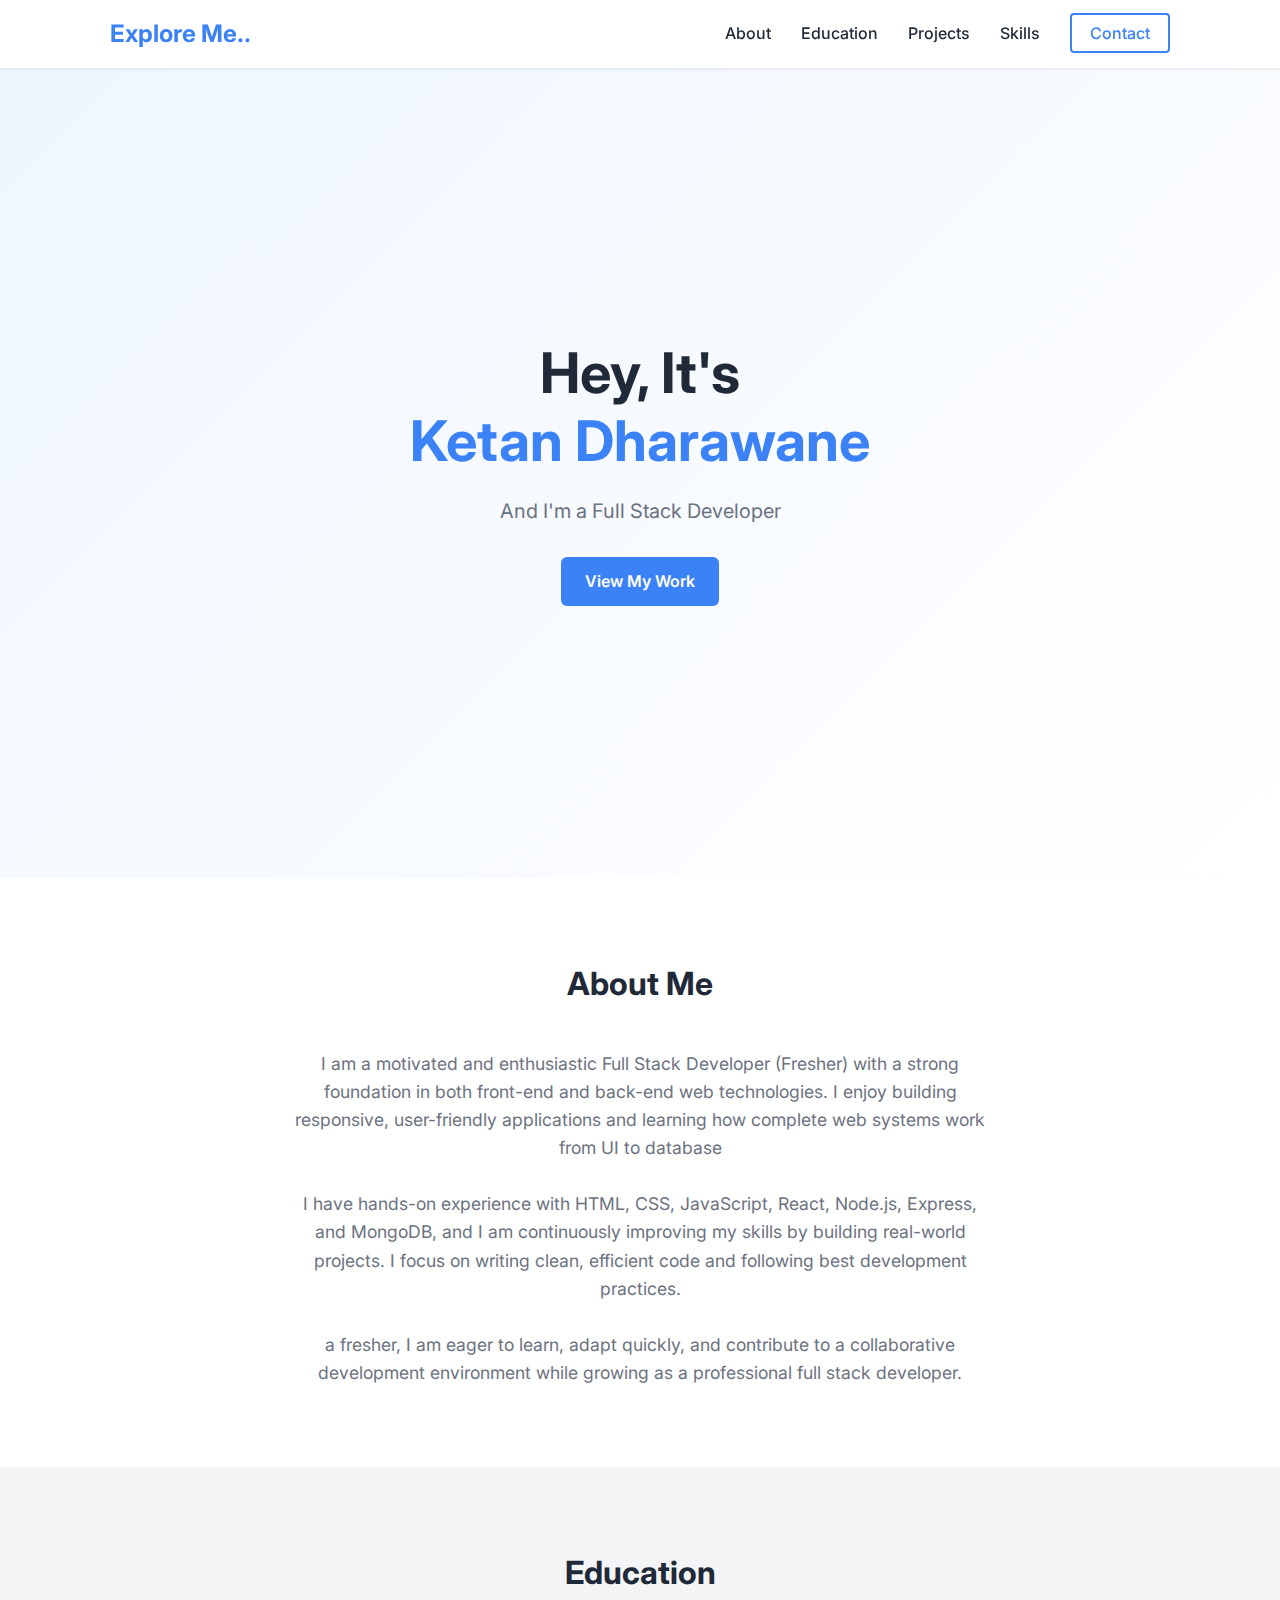
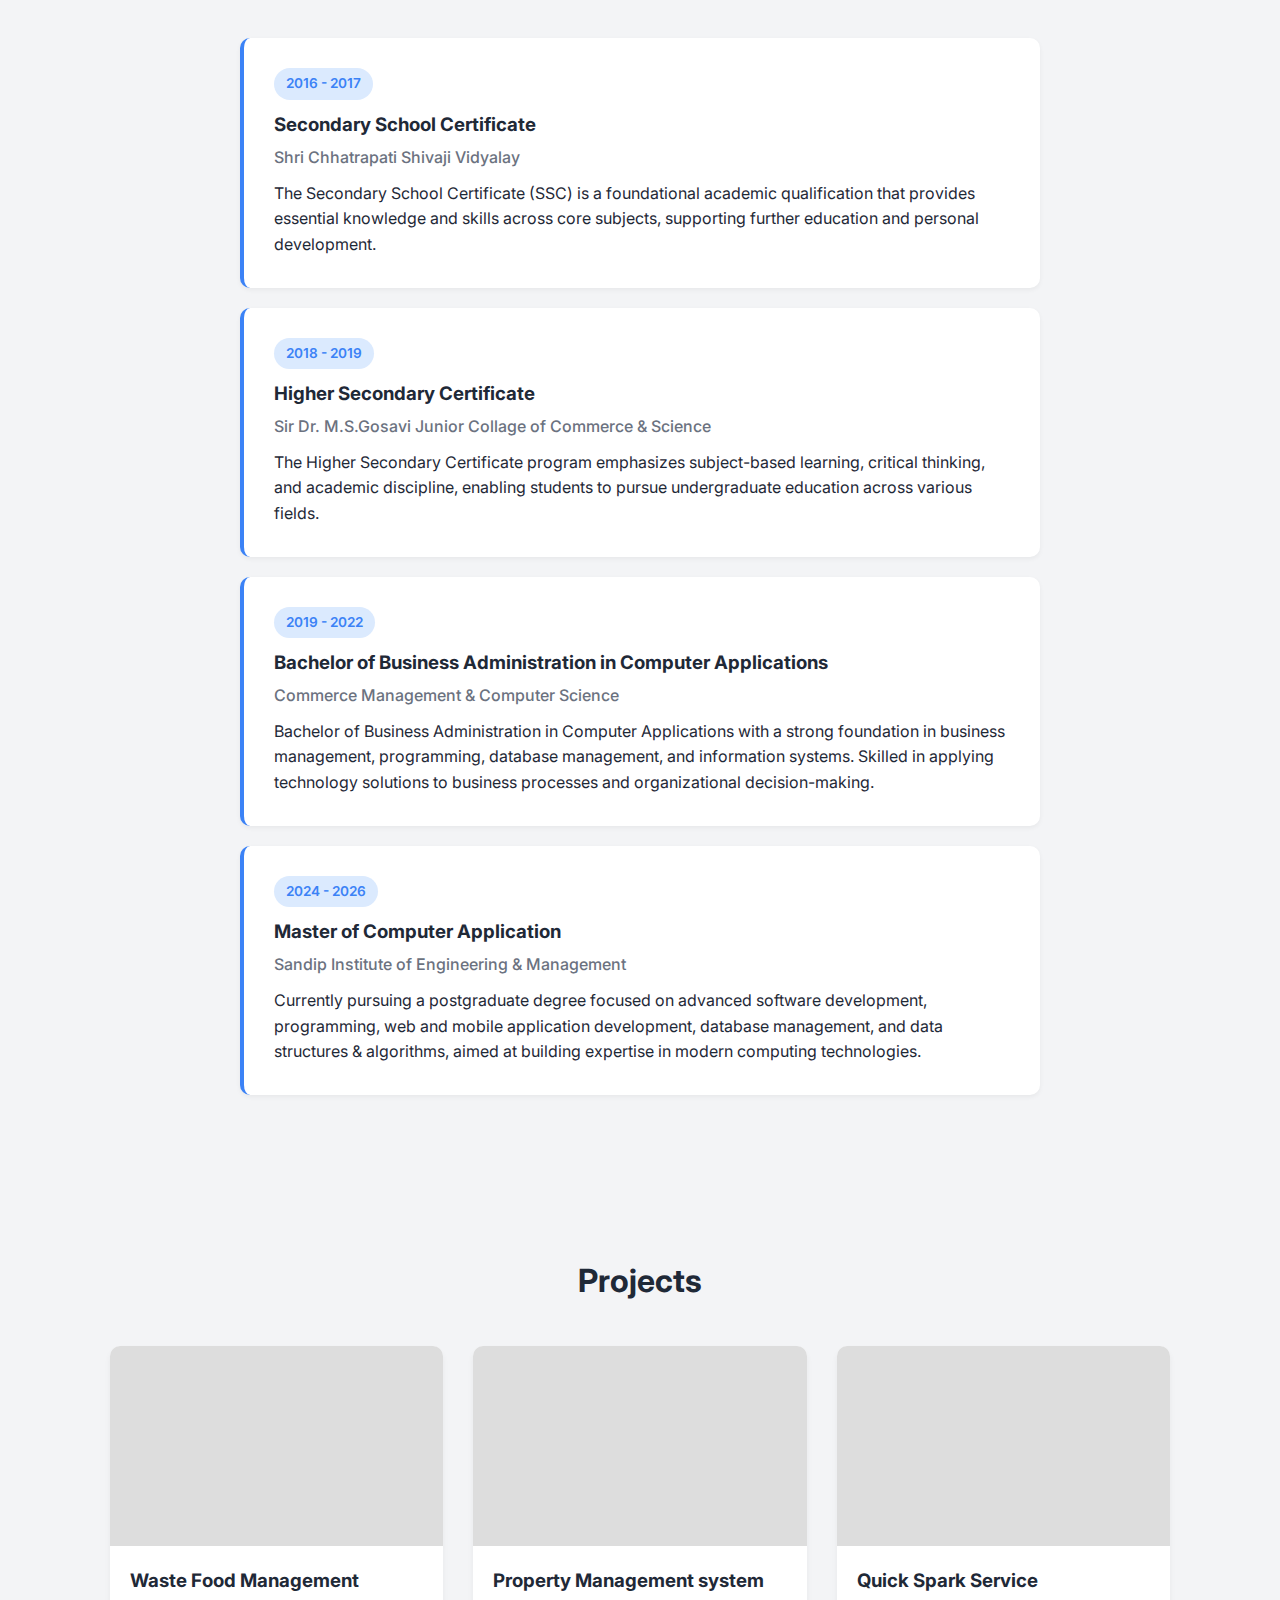
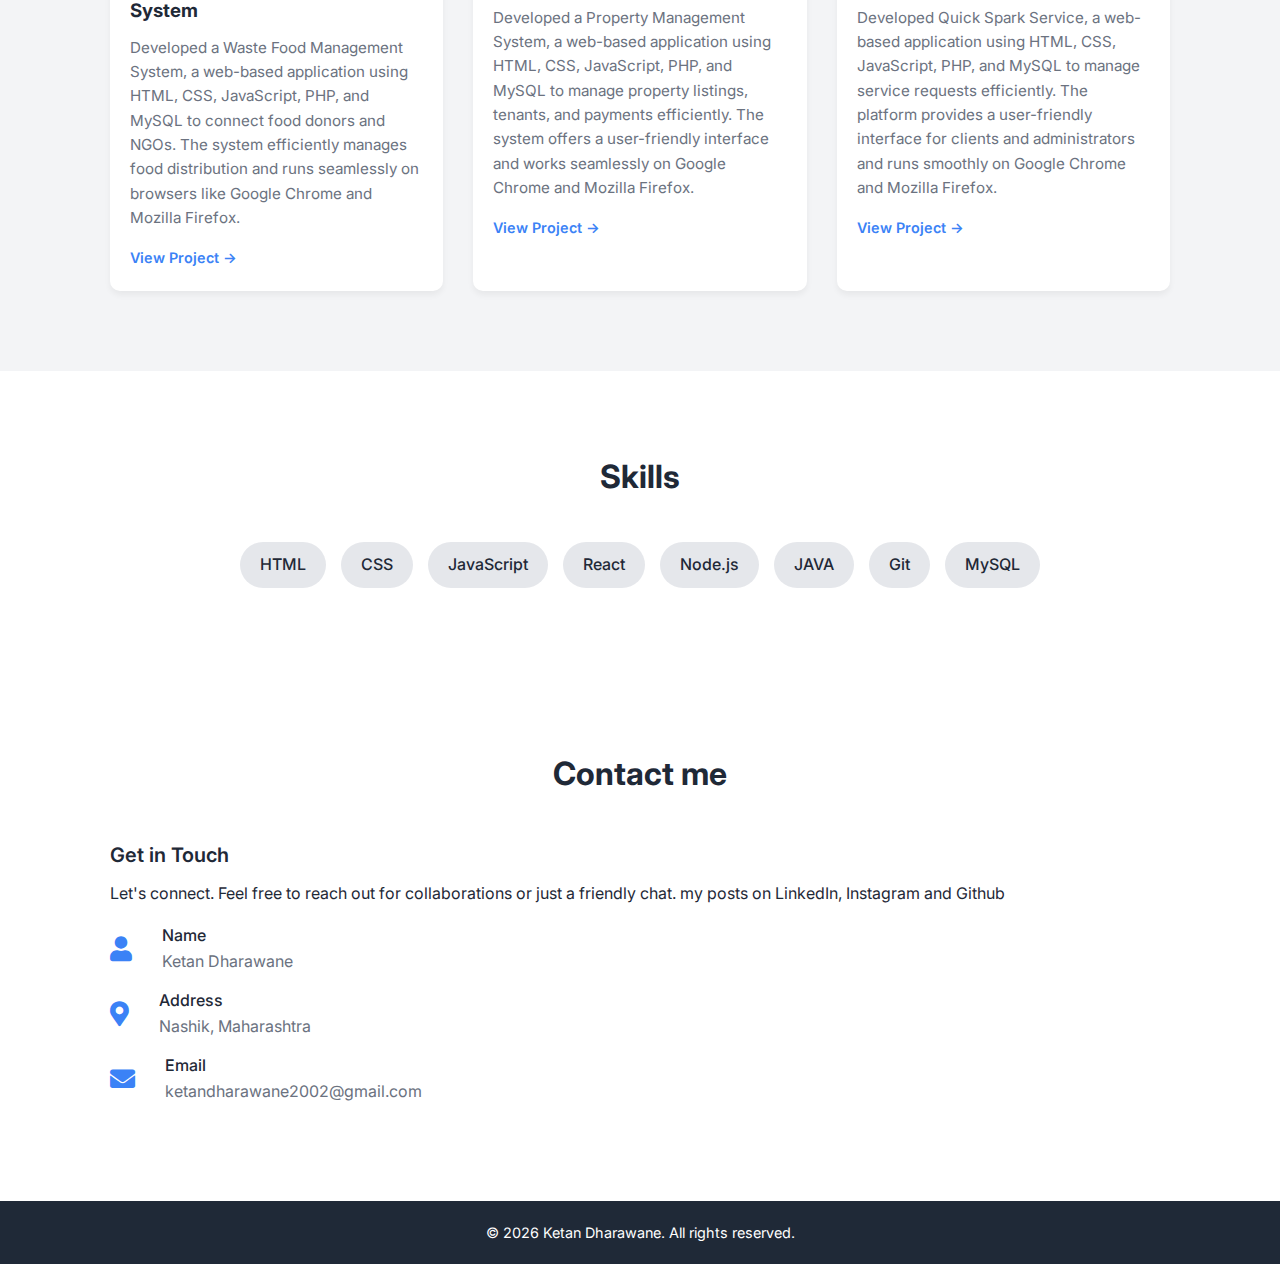
<file: Personal Portfolio/index.html>
<!DOCTYPE html>
<html lang="en">
<head>
    <title>Portfolio | Explore Me..</title>
    <link rel="stylesheet" href="style.css">
    <!-- Google Fonts -->
    <link href="https://fonts.googleapis.com/css2?family=Inter:wght@400;600;700&display=swap" rel="stylesheet">
    <link rel="stylesheet" href="https://cdnjs.cloudflare.com/ajax/libs/font-awesome/5.15.3/css/all.min.css"/>
</head>
<body>

    <!-- Navigation -->
    <header class="navbar">
        <div class="container nav-content">
            <a href="#" class="logo">Explore Me..</a>
            <nav>
                <ul class="nav-links">
                    <li><a href="#about">About</a></li>
                    <li><a href="#education">Education</a></li>
                    <li><a href="#projects">Projects</a></li>
                    <li><a href="#skills">Skills</a></li>
                    <li><a href="#contact" class="btn-contact">Contact</a></li>
                </ul>
                <div class="hamburger">
                    <span></span>
                    <span></span>
                    <span></span>
                </div>
            </nav>
        </div>
    </header>

    <main>
        <!-- Hero Section -->
        <section id="hero" class="hero">
            <div class="container hero-content">
                <h1>Hey, It's<br><span class="highlight">Ketan Dharawane</span></h1>
                <p class="subtitle">And I'm a Full Stack Developer</p>
                <div class="cta-buttons">
                    <a href="#projects" class="btn primary">View My Work</a>
                </div>
            </div>
        </section>

        <!-- About Section -->
        <section id="about" class="section">
            <div class="container">
                <h2 class="section-title">About Me</h2>
                <div class="about-text">
                    <p>I am a motivated and enthusiastic Full Stack Developer (Fresher) with a strong foundation in both front-end and back-end web technologies. I enjoy building responsive, user-friendly applications and learning how complete web systems work from UI to database</p><br>
                    <p>I have hands-on experience with HTML, CSS, JavaScript, React, Node.js, Express, and MongoDB, and I am continuously improving my skills by building real-world projects. I focus on writing clean, efficient code and following best development practices.</p><br>
                <p>a fresher, I am eager to learn, adapt quickly, and contribute to a collaborative development environment while growing as a professional full stack developer.</p>
                </div>
            </div>
        </section>

        <!-- Education Section -->
        <section id="education" class="section bg-light">
            <div class="container">
                <h2 class="section-title">Education</h2>
                <div class="education-container">
                    <div class="edu-card">
                        <span class="edu-year">2016 - 2017</span>
                        <h3>Secondary School Certificate</h3>
                        <p class="institution">Shri Chhatrapati Shivaji Vidyalay</p>
                        <p>The Secondary School Certificate (SSC) is a foundational academic qualification that provides essential knowledge and skills across core subjects, supporting further education and personal development.</p>
                    </div>
                    <div class="edu-card">
                        <span class="edu-year">2018 - 2019</span>
                        <h3>Higher Secondary Certificate</h3>
                        <p class="institution">Sir Dr. M.S.Gosavi Junior Collage of Commerce & Science </p>
                        <p>The Higher Secondary Certificate program emphasizes subject-based learning, critical thinking, and academic discipline, enabling students to pursue undergraduate education across various fields.</p>
                    </div>
                    <div class="edu-card">
                        <span class="edu-year">2019 - 2022</span>
                        <h3> Bachelor of Business Administration in Computer Applications</h3>
                        <p class="institution">Commerce Management & Computer Science</p>
                        <p>Bachelor of Business Administration in Computer Applications with a strong foundation in business management, programming, database management, and information systems. Skilled in applying technology solutions to business processes and organizational decision-making.</p>
                    </div>
                    <div class="edu-card">
                        <span class="edu-year">2024 - 2026</span>
                        <h3>Master of Computer Application</h3>
                        <p class="institution">Sandip Institute of Engineering & Management</p>
                        <p>Currently pursuing a postgraduate degree focused on advanced software development, programming, web and mobile application development, database management, and data structures & algorithms, 
                        aimed at building expertise in modern computing technologies.</p>
                    </div>
                </div>
            </div>
        </section>

        <!-- Projects Section -->
        <section id="projects" class="section bg-light">
            <div class="container">
                <h2 class="section-title">Projects</h2>
                <div class="projects-grid">
                    <!-- Project 1 -->
                    <article class="project-card">
                        <div class="project-image"></div>
                        <div class="project-info">
                            <h3>Waste Food Management System</h3>
                            <p>Developed a Waste Food Management System, a web-based 
application using HTML, CSS, JavaScript, PHP, and MySQL to 
connect food donors and NGOs. The system efficiently manages 
food distribution and runs seamlessly on browsers like Google 
Chrome and Mozilla Firefox.</p>
                            <a href="#" class="project-link">View Project &rarr;</a>
                        </div>
                    </article>
                    <!-- Project 2 -->
                    <article class="project-card">
                        <div class="project-image"></div>
                        <div class="project-info">
                            <h3>Property Management system</h3>
                            <p>Developed a Property Management System, a web-based 
application using HTML, CSS, JavaScript, PHP, and MySQL to 
manage property listings, tenants, and payments efficiently. The 
system offers a user-friendly interface and works seamlessly on 
Google Chrome and Mozilla Firefox.</p>
                            <a href="#" class="project-link">View Project &rarr;</a>
                        </div>
                    </article>
                    <!-- Project 3 -->
                    <article class="project-card">
                        <div class="project-image"></div>
                        <div class="project-info">
                            <h3>Quick Spark Service</h3>
                            <p>Developed Quick Spark Service, a web-based application using 
HTML, CSS, JavaScript, PHP, and MySQL to manage service 
requests efficiently. The platform provides a user-friendly 
interface for clients and administrators and runs smoothly on 
Google Chrome and Mozilla Firefox.</p>
                            <a href="#" class="project-link">View Project &rarr;</a>
                        </div>
                    </article>
                </div>
            </div>
        </section>

        <!-- Skills Section -->
        <section id="skills" class="section">
            <div class="container">
                <h2 class="section-title">Skills</h2>
                <div class="skills-list">
                    <span class="skill-tag">HTML</span>
                    <span class="skill-tag">CSS</span>
                    <span class="skill-tag">JavaScript</span>
                    <span class="skill-tag">React</span>
                    <span class="skill-tag">Node.js</span>
                    <span class="skill-tag">JAVA</span>
                    <span class="skill-tag">Git</span>
                    <span class="skill-tag">MySQL</span>
                </div>
            </div>
        </section>
    </main>

    <!-- Contact Section -->
    <section class="contact section" id="contact">
        <div class="container">
            <h2 class="section-title">Contact me</h2>
            <div class="contact-content">
                <div class="column left">
                    <div class="text">Get in Touch</div>
                    <p>Let's connect. Feel free to reach out for collaborations or just a friendly chat. my posts on <a href="https://www.linkedin.com/in/ketan-dharawane-806680226/">LinkedIn</a>,
                    <a href="https://www.instagram.com/_ketan_9264/">Instagram</a> and <a href="https://github.com/ketandharawane2002">Github</a></p>
                    <div class="icons">
                        <div class="row">
                            <i class="fas fa-user"></i>
                            <div class="info">
                                <div class="head">Name</div>
                                <div class="sub-title">Ketan Dharawane</div>
                            </div>
                        </div>
                        <div class="row">
                            <i class="fas fa-map-marker-alt"></i>
                            <div class="info">
                                <div class="head">Address</div>
                                <div class="sub-title">Nashik, Maharashtra</div>
                            </div>
                        </div>
                        <div class="row">
                            <i class="fas fa-envelope"></i>
                            <div class="info">
                                <div class="head">Email</div>
                                <div class="sub-title">ketandharawane2002@gmail.com</div>
                            </div>
                        </div>
                    </div>
                </div>
            </div>
        </div>
    </section>

    <!-- Footer -->
    <footer class="footer-copyright">
        <div class="container">
            <p>&copy; 2026 Ketan Dharawane. All rights reserved.</p>
        </div>
    </footer>

</body>
</html>
</file>
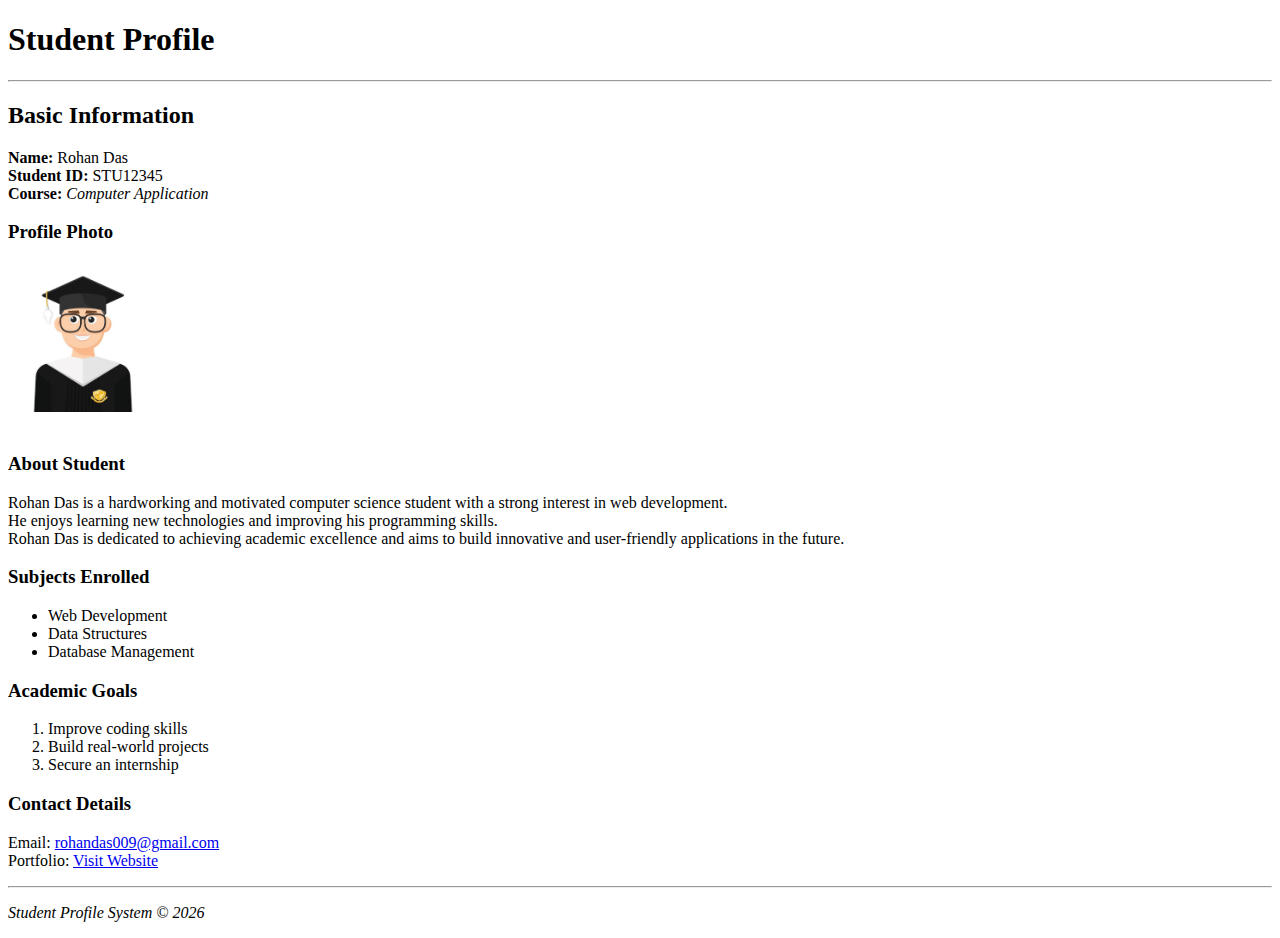
<file: day1.html>
<!DOCTYPE html>
<html>
<head>
    <title>Student Profile System</title>
</head>
<body>

    <h1>Student Profile</h1>
    <hr>

    <h2>Basic Information</h2>
    <p>
        <strong>Name:</strong> Rohan Das <br>
        <strong>Student ID:</strong> STU12345 <br>
        <strong>Course:</strong> <em>Computer Application</em>
    </p>

    <h3>Profile Photo</h3>
    <img src="student profie.jpg" alt="Student Photo" width="150" height="150">
    <br><br>

    <h3>About Student</h3>
    <p>
        Rohan Das is a hardworking and motivated computer science student with a
    strong interest in web development.<br> He enjoys learning new technologies
    and improving his programming skills.<br> Rohan Das is dedicated to achieving
    academic excellence and aims to build innovative and user-friendly
    applications in the future.
    </p>

    <h3>Subjects Enrolled</h3>
    <ul>
        <li>Web Development</li>
        <li>Data Structures</li>
        <li>Database Management</li>
    </ul>

    <h3>Academic Goals</h3>
    <ol>
        <li>Improve coding skills</li>
        <li>Build real-world projects</li>
        <li>Secure an internship</li>
    </ol>

    <h3>Contact Details</h3>
    <p>
        Email:
        <a href="mailto:rohandas009@gmail.com">rohandas009@gmail.com</a>
        <br>
        Portfolio:
        <a href="https://example.com">Visit Website</a>
    </p>

    <hr>
    <p><em>Student Profile System © 2026</em></p>

</body>
</html>
</file>
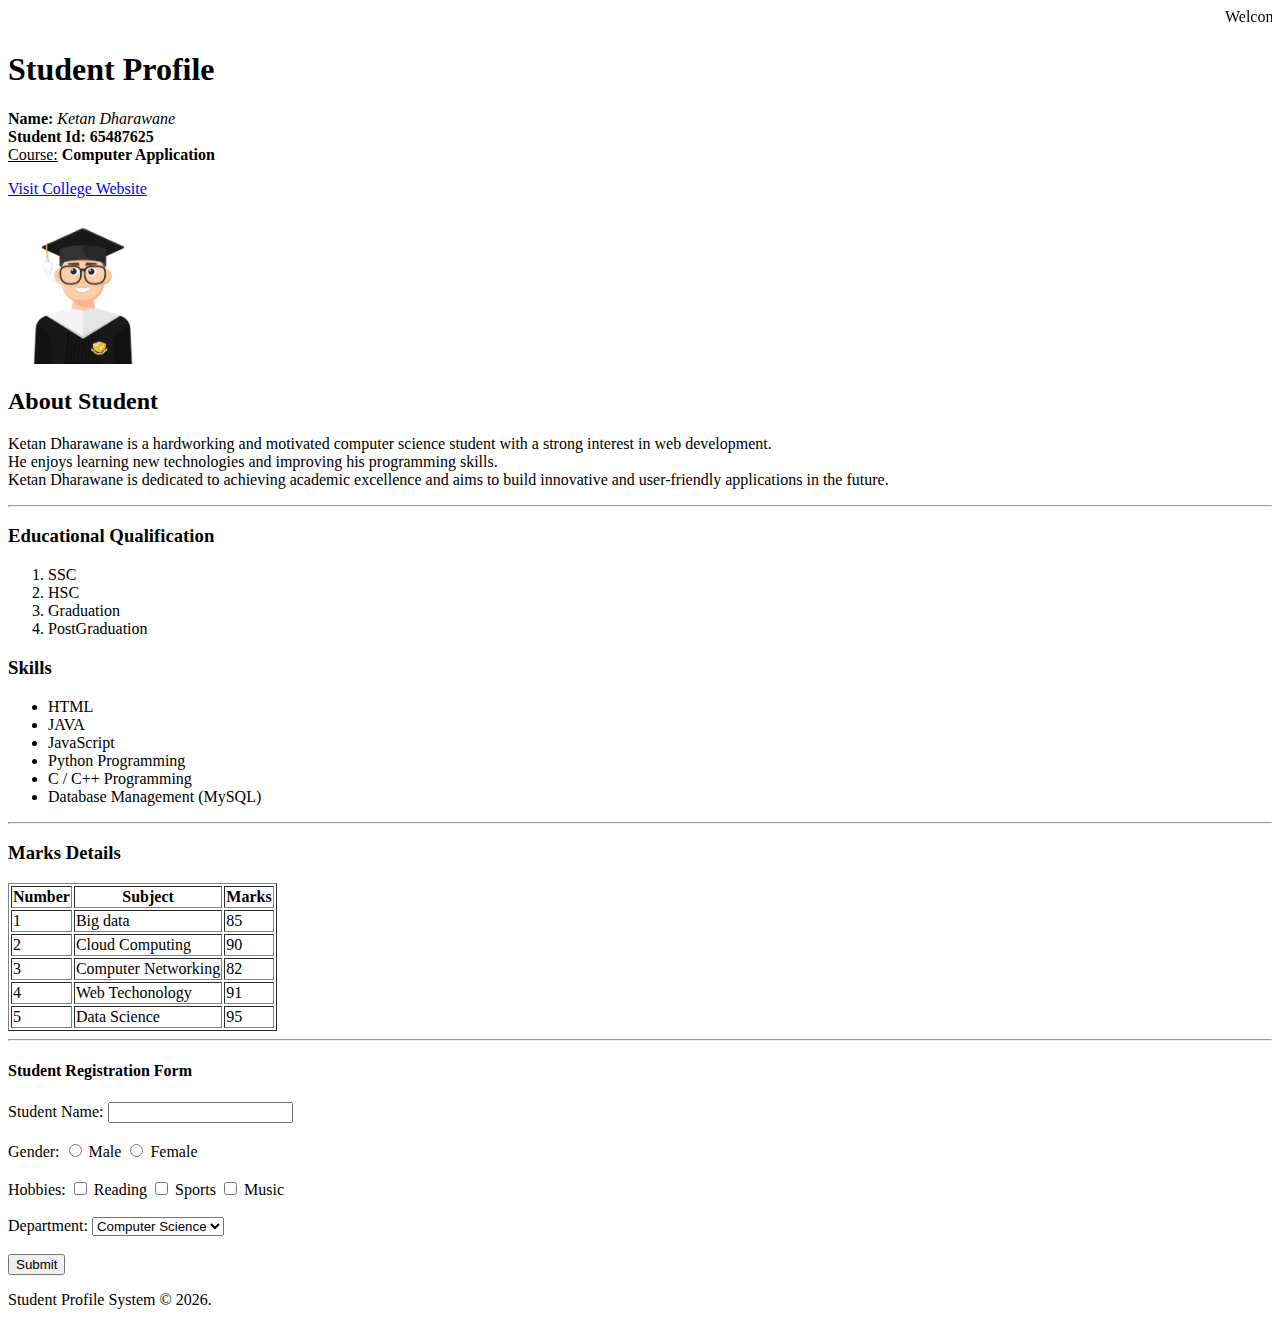
<file: day2.html>
<!DOCTYPE html>
<html> 

<head> 
    <title>Student Profile System</title>
</head>

<body>

    <!-- MARQUEE TAG -->
    <marquee>Welcome to Student Profile System</marquee>

    <!-- BLOCK TAG -->
    <h1>Student Profile</h1>

    <!-- PARAGRAPH TAG + INLINE TAGS -->
    <p>
        <b>Name:</b> <i>Ketan Dharawane</i><br> <!-- BOLD, ITALIC, BREAK -->
        <b>Student Id:</b> <strong>65487625</strong><br>
        <u>Course:</u> <strong>Computer Application</strong>
    </p>

    <!-- ANCHOR TAG -->
    <p>
        <a href="https://www.sandipfoundation.org/" target="_blank">Visit College Website</a>
    </p>

    <!-- IMAGE TAG -->
    <img src="student profie.jpg" alt="Student Image" width="150" height="150">

    <h2>About Student</h2>
    <p>
        Ketan Dharawane is a hardworking and motivated computer science student with a
    strong interest in web development.<br> He enjoys learning new technologies
    and improving his programming skills.<br> Ketan Dharawane is dedicated to achieving
    academic excellence and aims to build innovative and user-friendly
    applications in the future.
    </p> 

    <hr>

    <!-- ORDERED LIST TAG -->
    <h3>Educational Qualification</h3>
    <ol>
        <li>SSC</li>
        <li>HSC</li>
        <li>Graduation</li>
        <li>PostGraduation</li>
    </ol>

    <!-- UNORDERED LIST TAG -->
    <h3>Skills</h3>
    <ul>
        <li>HTML</li>
        <li>JAVA</li>
        <li>JavaScript</li>
        <li>Python Programming</li>
        <li>C / C++ Programming</li>
        <li>Database Management (MySQL)</li>
    </ul>

    <hr>

    <!-- TABLE TAGS -->
    <h3>Marks Details</h3>
    <table border="1">
        <tr>
            <th>Number</th>
            <th>Subject</th>
            <th>Marks</th>
        </tr>
        <tr>
            <td>1</td>
            <td>Big data</td>
            <td>85</td>
        </tr>
        <tr>
            <td>2</td>
            <td>Cloud Computing</td>
            <td>90</td>
        </tr>
        <tr>
            <td>3</td>
            <td>Computer Networking</td>
            <td>82</td>
        </tr>
        <tr>
            <td>4</td>
            <td>Web Techonology</td>
            <td>91</td>
        </tr>
        <tr>
            <td>5</td>
            <td>Data Science</td>
            <td>95</td>
        </tr>
    </table>

    <hr>

    <!-- FORM TAG -->
    <h4>Student Registration Form</h4>
    <form>

        <!-- LABEL + INPUT -->
        <label>Student Name:</label>
        <input type="text"><br><br>

        <!-- RADIO BUTTON -->
        <label>Gender:</label>
        <input type="radio" name="gender"> Male
        <input type="radio" name="gender"> Female<br><br>

        <!-- CHECKBOX -->
        <label>Hobbies:</label>
        <input type="checkbox"> Reading
        <input type="checkbox"> Sports
        <input type="checkbox"> Music<br><br>

        <!-- SELECT + OPTION -->
        <label>Department:</label>
        <select>
            <option>Computer Science</option>
            <option>IT</option>
            <option>Mechanical</option>
        </select><br><br>

        <!-- BUTTON TAG -->
        <button type="submit">Submit</button>

    </form>

    <!-- INLINE TAG EXAMPLE -->
    <p><span>Student Profile System © 2026</span>.</p>

</body>
</html>
</file>
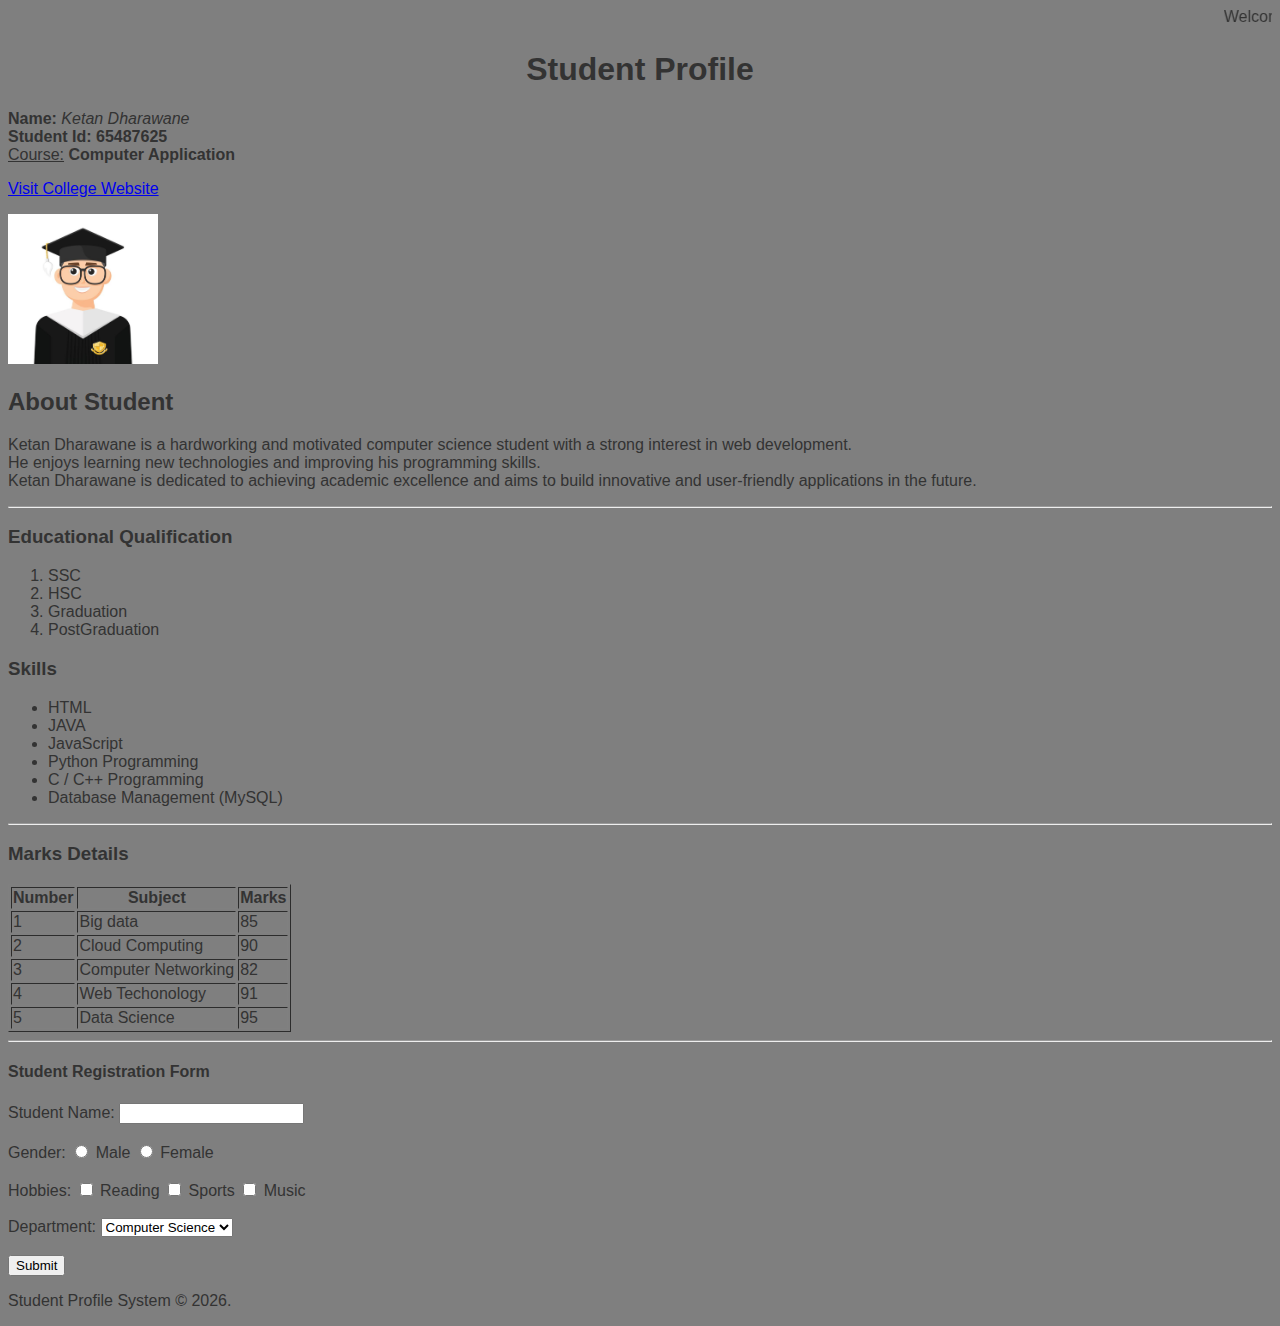
<file: day3.html>
<!DOCTYPE html>
<html> 

<head> 
    <title>Student Profile System</title>
</head>
<style>
body {
    font-family: Arial, sans-serif ;
    margin: 20;
    background-color: #7f7f7f;
    color: #333333;
}

h1 {
    text-align: center;
}
</style>
<body>

    <!-- MARQUEE TAG -->
    <marquee>Welcome to Student Profile System</marquee>

    <!-- BLOCK TAG -->
    <h1>Student Profile</h1>

    <!-- PARAGRAPH TAG + INLINE TAGS -->
    <p>
        <b>Name:</b> <i>Ketan Dharawane</i><br> <!-- BOLD, ITALIC, BREAK -->
        <b>Student Id:</b> <strong>65487625</strong><br>
        <u>Course:</u> <strong>Computer Application</strong>
    </p>

    <!-- ANCHOR TAG -->
    <p>
        <a href="https://www.sandipfoundation.org/" target="_blank">Visit College Website</a>
    </p>

    <!-- IMAGE TAG -->
    <img src="student profie.jpg" alt="Student Image" width="150" height="150">

    <h2>About Student</h2>
    <p>
        Ketan Dharawane is a hardworking and motivated computer science student with a
    strong interest in web development.<br> He enjoys learning new technologies
    and improving his programming skills.<br> Ketan Dharawane is dedicated to achieving
    academic excellence and aims to build innovative and user-friendly
    applications in the future.
    </p> 

    <hr>

    <!-- ORDERED LIST TAG -->
    <h3>Educational Qualification</h3>
    <ol>
        <li>SSC</li>
        <li>HSC</li>
        <li>Graduation</li>
        <li>PostGraduation</li>
    </ol>

    <!-- UNORDERED LIST TAG -->
    <h3>Skills</h3>
    <ul>
        <li>HTML</li>
        <li>JAVA</li>
        <li>JavaScript</li>
        <li>Python Programming</li>
        <li>C / C++ Programming</li>
        <li>Database Management (MySQL)</li>
    </ul>

    <hr>

    <!-- TABLE TAGS -->
    <h3>Marks Details</h3>
    <table border="1">
        <tr>
            <th>Number</th>
            <th>Subject</th>
            <th>Marks</th>
        </tr>
        <tr>
            <td>1</td>
            <td>Big data</td>
            <td>85</td>
        </tr>
        <tr>
            <td>2</td>
            <td>Cloud Computing</td>
            <td>90</td>
        </tr>
        <tr>
            <td>3</td>
            <td>Computer Networking</td>
            <td>82</td>
        </tr>
        <tr>
            <td>4</td>
            <td>Web Techonology</td>
            <td>91</td>
        </tr>
        <tr>
            <td>5</td>
            <td>Data Science</td>
            <td>95</td>
        </tr>
    </table>

    <hr>

    <!-- FORM TAG -->
    <h4>Student Registration Form</h4>
    <form>

        <!-- LABEL + INPUT -->
        <label>Student Name:</label>
        <input type="text"><br><br>

        <!-- RADIO BUTTON -->
        <label>Gender:</label>
        <input type="radio" name="gender"> Male
        <input type="radio" name="gender"> Female<br><br>

        <!-- CHECKBOX -->
        <label>Hobbies:</label>
        <input type="checkbox"> Reading
        <input type="checkbox"> Sports
        <input type="checkbox"> Music<br><br>

        <!-- SELECT + OPTION -->
        <label>Department:</label>
        <select>
            <option>Computer Science</option>
            <option>IT</option>
            <option>Mechanical</option>
        </select><br><br>

        <!-- BUTTON TAG -->
        <button type="submit">Submit</button>

    </form>

    <!-- INLINE TAG EXAMPLE -->
    <p><span>Student Profile System © 2026</span>.</p>

</body>
</html>
</file>
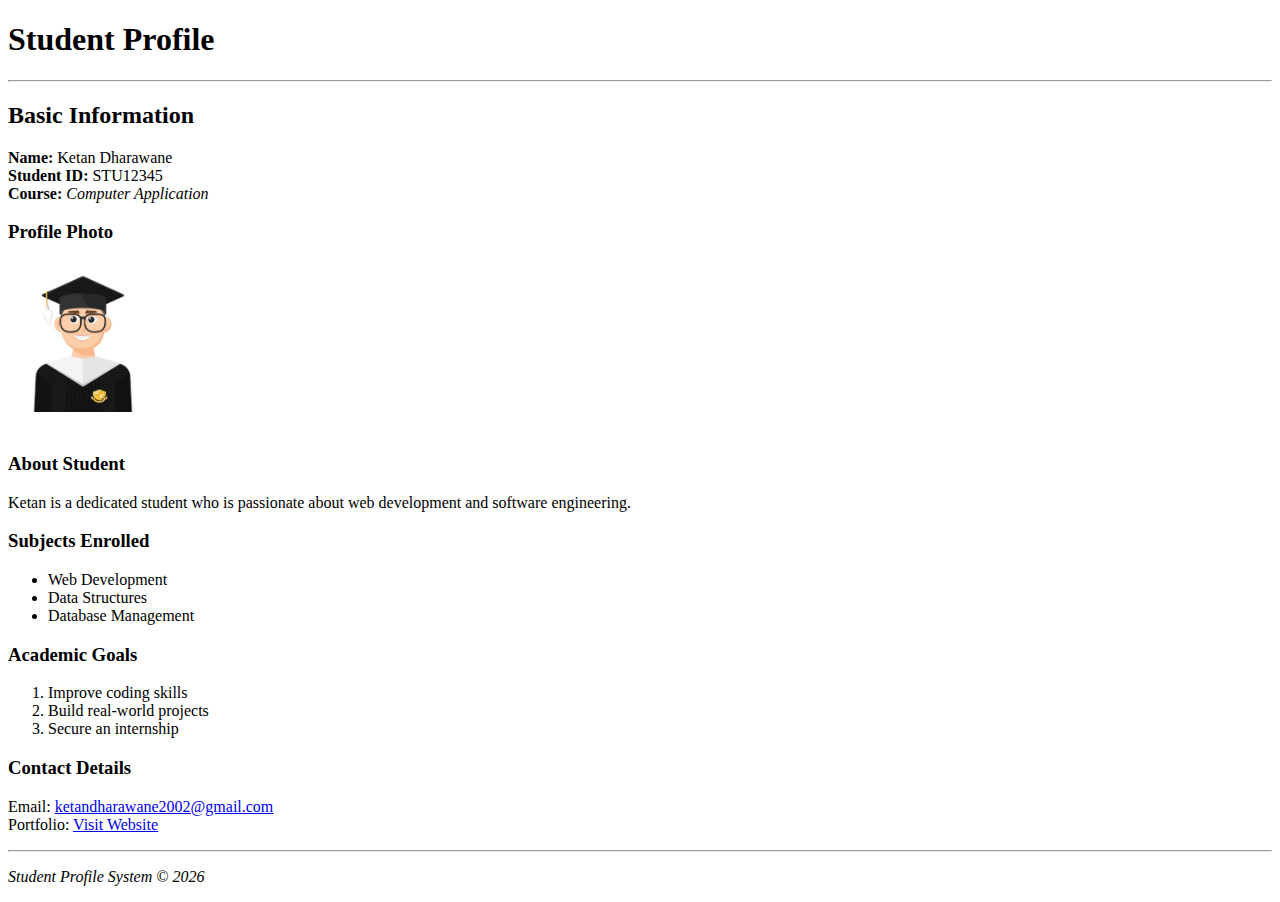
<file: demo1.html>
<!DOCTYPE html>
<html>
<head>
    <title>Student Profile System</title>
</head>
<body>

    <h1>Student Profile</h1>
    <hr>

    <h2>Basic Information</h2>
    <p>
        <strong>Name:</strong> Ketan Dharawane <br>
        <strong>Student ID:</strong> STU12345 <br>
        <strong>Course:</strong> <em>Computer Application</em>
    </p>

    <h3>Profile Photo</h3>
    <img src="student profie.jpg" alt="Student Photo" width="150" height="150">
    <br><br>

    <h3>About Student</h3>
    <p>
        Ketan is a dedicated student who is passionate about web development
        and software engineering.
    </p>

    <h3>Subjects Enrolled</h3>
    <ul>
        <li>Web Development</li>
        <li>Data Structures</li>
        <li>Database Management</li>
    </ul>

    <h3>Academic Goals</h3>
    <ol>
        <li>Improve coding skills</li>
        <li>Build real-world projects</li>
        <li>Secure an internship</li>
    </ol>

    <h3>Contact Details</h3>
    <p>
        Email:
        <a href="mailto:ketandharawane2002@gmail.com">ketandharawane2002@gmail.com</a>
        <br>
        Portfolio:
        <a href="https://example.com">Visit Website</a>
    </p>

    <hr>
    <p><em>Student Profile System © 2026</em></p>

</body>
</html>
</file>
<file: Personal Portfolio/style.css>
/* Reset and Base Styles */
:root {
    --primary-color: #3b82f6; /* Blue */
    --text-dark: #1f2937;
    --text-light: #6b7280;
    --bg-white: #ffffff;
    --bg-light: #f3f4f6;
    --white: #ffffff;
    --transition: all 0.3s ease;
}

* {
    margin: 0;
    padding: 0;
    box-sizing: border-box;
}

html {
    scroll-behavior: smooth;
}

body {
    font-family: 'Inter', sans-serif;
    color: var(--text-dark);
    line-height: 1.6;
    background-color: var(--bg-white);
}

a {
    text-decoration: none;
    color: inherit;
}

ul {
    list-style: none;
}

.container {
    max-width: 1100px;
    margin: 0 auto;
    padding: 0 20px;
}

.section {
    padding: 80px 0;
}

.bg-light {
    background-color: var(--bg-light);
}

.section-title {
    text-align: center;
    font-size: 2rem;
    margin-bottom: 40px;
    color: var(--text-dark);
}

/* Buttons */
.btn {
    display: inline-block;
    padding: 12px 24px;
    border-radius: 6px;
    font-weight: 600;
    transition: var(--transition);
    cursor: pointer;
}

.primary {
    background-color: var(--primary-color);
    color: var(--white);
}

.primary:hover {
    background-color: #2563eb;
    transform: translateY(-2px);
}

/* Navigation - Flexbox */
.navbar {
    background-color: var(--white);
    box-shadow: 0 1px 3px rgba(0,0,0,0.1);
    position: sticky;
    top: 0;
    z-index: 1000;
    padding: 15px 0;
}

.nav-content {
    display: flex;
    justify-content: space-between;
    align-items: center;
}

.logo {
    font-size: 1.5rem;
    font-weight: 700;
    color: var(--primary-color);
}

.nav-links {
    display: flex;
    gap: 30px;
    align-items: center;
}

.nav-links a {
    font-weight: 500;
    transition: var(--transition);
}

.nav-links a:hover {
    color: var(--primary-color);
}

.btn-contact {
    border: 2px solid var(--primary-color);
    padding: 8px 18px;
    border-radius: 4px;
    color: var(--primary-color);
    font-weight: 600;
}

.btn-contact:hover {
    background-color: var(--primary-color);
    color: var(--white);
}

/* Hamburger Menu (Mobile) */
.hamburger {
    display: none;
    cursor: pointer;
    flex-direction: column;
    gap: 5px;
}

.hamburger span {
    width: 25px;
    height: 3px;
    background-color: var(--text-dark);
    display: block;
    transition: var(--transition);
}

/* Hero Section */
.hero {
    height: 90vh; /* Almost full viewport */
    display: flex;
    align-items: center;
    justify-content: center;
    text-align: center;
    background: linear-gradient(135deg, #eff6ff 0%, #ffffff 100%);
}

.hero h1 {
    font-size: 3.5rem;
    margin-bottom: 20px;
    line-height: 1.2;
}

.hero .highlight {
    color: var(--primary-color);
}

.hero .subtitle {
    font-size: 1.25rem;
    color: var(--text-light);
    margin-bottom: 30px;
}

/* About Section */
.about-text {
    max-width: 700px;
    margin: 0 auto;
    text-align: center;
    font-size: 1.1rem;
    color: var(--text-light);
}

/* Projects Grid - CSS Grid */
.projects-grid {
    display: grid;
    grid-template-columns: repeat(auto-fit, minmax(300px, 1fr));
    gap: 30px;
}

.project-card {
    background: var(--white);
    border-radius: 10px;
    overflow: hidden;
    box-shadow: 0 4px 6px rgba(0,0,0,0.05);
    transition: var(--transition);
}

.project-card:hover {
    transform: translateY(-5px);
    box-shadow: 0 10px 15px rgba(0,0,0,0.1);
}

.project-image {
    height: 200px;
    background-color: #ddd;
    width: 100%;
}

.project-info {
    padding: 20px;
}

.project-info h3 {
    margin-bottom: 10px;
    color: var(--text-dark);
}

.project-info p {
    color: var(--text-light);
    margin-bottom: 15px;
    font-size: 0.95rem;
}

.project-link {
    font-weight: 600;
    color: var(--primary-color);
    font-size: 0.9rem;
}

/* Skills Section */
.skills-list {
    display: flex;
    flex-wrap: wrap;
    justify-content: center;
    gap: 15px;
}

.skill-tag {
    background-color: #e5e7eb;
    padding: 10px 20px;
    border-radius: 50px;
    font-weight: 500;
    color: var(--text-dark);
    transition: var(--transition);
}

.skill-tag:hover {
    background-color: var(--primary-color);
    color: var(--white);
}

/* Footer */
.footer {
    background-color: var(--text-dark);
    color: var(--white);
    text-align: center;
    padding: 60px 0;
}

.footer h2 {
    margin-bottom: 15px;
}

.footer p {
    margin-bottom: 30px;
    color: #9ca3af;
}

.copyright {
    margin-top: 50px;
    font-size: 0.8rem;
    color: #6b7280;
}

/* Responsive Styles */
@media (max-width: 768px) {
    .hamburger {
        display: flex;
    }

    .nav-links {
        position: absolute;
        top: 100%;
        left: 0;
        width: 100%;
        background-color: var(--white);
        flex-direction: column;
        padding: 20px;
        box-shadow: 0 4px 6px rgba(0,0,0,0.05);
        display: none; /* Hidden by default on mobile */
    }

    .nav-links.active {
        display: flex;
    }

    .hero h1 {
        font-size: 2.5rem;
    }

    .section-title {
        font-size: 1.75rem;
    }
}

/* Education Section */
.education-container {
    display: flex;
    flex-direction: column;
    gap: 20px;
    max-width: 800px;
    margin: 0 auto;
}

.edu-card {
    background: var(--white);
    padding: 30px;
    border-radius: 10px;
    box-shadow: 0 2px 5px rgba(0,0,0,0.05);
    border-left: 4px solid var(--primary-color);
    transition: var(--transition);
}

.edu-card:hover {
    transform: translateX(10px);
    box-shadow: 0 5px 15px rgba(0,0,0,0.1);
}

.edu-year {
    display: inline-block;
    background-color: #dbeafe;
    color: var(--primary-color);
    padding: 5px 12px;
    border-radius: 20px;
    font-size: 0.85rem;
    font-weight: 600;
    margin-bottom: 10px;
}

.edu-card h3 {
    margin-bottom: 5px;
    color: var(--text-dark);
}

.edu-card .institution {
    color: var(--text-light);
    font-weight: 500;
    margin-bottom: 10px;
}

/* Contact Section */
.contact .contact-content .column {
    width: 100%;
}

.contact .text {
    font-size: 20px;
    font-weight: 600;
    margin-bottom: 10px;
    color: var(--text-dark);
}

.contact .icons {
    margin: 10px 0;
}

.contact .row {
    display: flex;
    height: 65px;
    align-items: center;
}

.contact .row .info {
    margin-left: 30px;
}

.contact .row i {
    font-size: 25px;
    color: var(--primary-color);
}

.contact .info .head {
    font-weight: 500;
    color: var(--text-dark);
}

.contact .info .sub-title {
    color: var(--text-light);
}

/* Copyright Footer */
.footer-copyright {
    background: var(--text-dark);
    padding: 20px 0;
    text-align: center;
    color: var(--white);
    font-size: 0.9rem;
}
</file>
